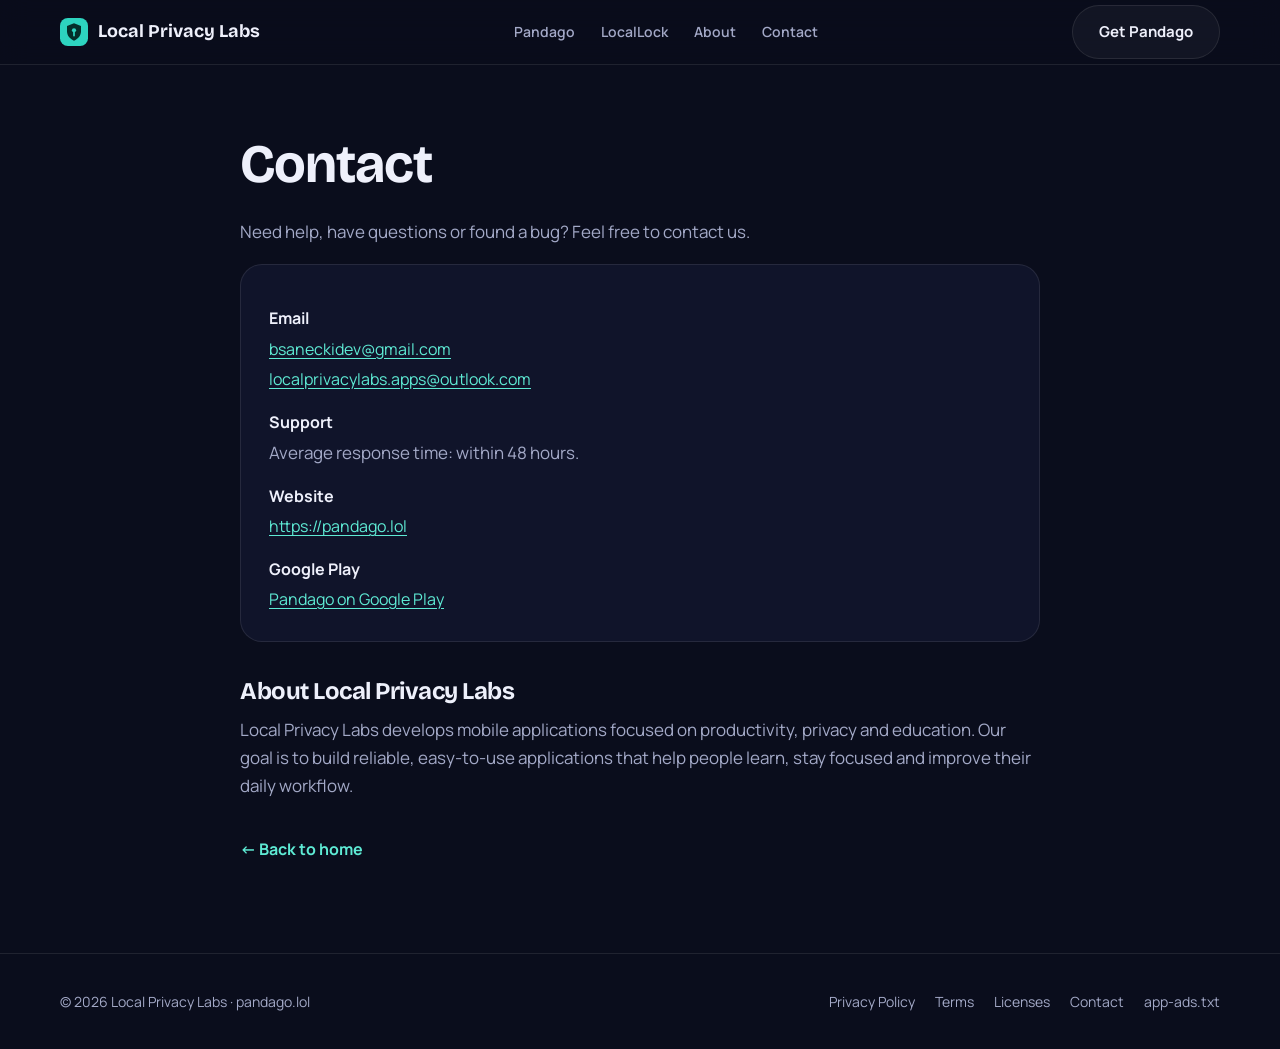
<file: contact.html>
<!DOCTYPE html>
<html lang="en">
<head>
<meta charset="UTF-8">
<meta name="viewport" content="width=device-width, initial-scale=1.0">
<title>Contact – Local Privacy Labs</title>
<meta name="description" content="Contact">
<meta name="theme-color" content="#0a0d1c">
<link rel="icon" href="ikonka_apki.png">
<link rel="preconnect" href="https://fonts.googleapis.com"><link rel="preconnect" href="https://fonts.gstatic.com" crossorigin>
<link href="https://fonts.googleapis.com/css2?family=Bricolage+Grotesque:wght@600;800&family=Manrope:wght@400;600;700&display=swap" rel="stylesheet">
<link rel="stylesheet" href="style.css">
</head>
<body>
<nav><div class="wrap"><a class="brand" href="index.html"><svg viewBox="0 0 32 32" fill="none"><rect width="32" height="32" rx="9" fill="#2dd4bf"/><path d="M16 6l8 3v6c0 5-3.4 8.6-8 11-4.6-2.4-8-6-8-11V9z" fill="#042f2a"/><circle cx="16" cy="14" r="2.4" fill="#2dd4bf"/><path d="M16 15v5" stroke="#2dd4bf" stroke-width="2" stroke-linecap="round"/></svg>Local Privacy Labs</a>
<div class="links"><a href="index.html#pandago">Pandago</a><a href="index.html#locallock">LocalLock</a><a href="index.html#about">About</a><a href="contact.html">Contact</a></div>
<a class="btn b-ghost" href="https://play.google.com/store/apps/details?id=com.pandago.app">Get Pandago</a></div></nav>
<main class="wrap doc"><h1>Contact</h1>
<p>Need help, have questions or found a bug? Feel free to contact us.</p>
<div class="box"><b>Email</b><a class="in" href="mailto:bsaneckidev@gmail.com">bsaneckidev@gmail.com</a><a class="in" href="mailto:localprivacylabs.apps@outlook.com">localprivacylabs.apps@outlook.com</a>
<b>Support</b><p>Average response time: within 48 hours.</p>
<b>Website</b><a class="in" href="https://pandago.lol">https://pandago.lol</a>
<b>Google Play</b><a class="in" href="https://play.google.com/store/apps/details?id=com.pandago.app">Pandago on Google Play</a></div>
<h2>About Local Privacy Labs</h2><p>Local Privacy Labs develops mobile applications focused on productivity, privacy and education. Our goal is to build reliable, easy-to-use applications that help people learn, stay focused and improve their daily workflow.</p><a class="back" href="index.html">← Back to home</a></main>
<footer><div class="wrap"><div>© 2026 Local Privacy Labs · pandago.lol</div>
<div class="fl"><a href="privacy-policy.html">Privacy Policy</a><a href="terms-of-service.html">Terms</a><a href="licenses.html">Licenses</a><a href="contact.html">Contact</a><a href="app-ads.txt">app-ads.txt</a></div></div></footer>
</body></html>
</file>
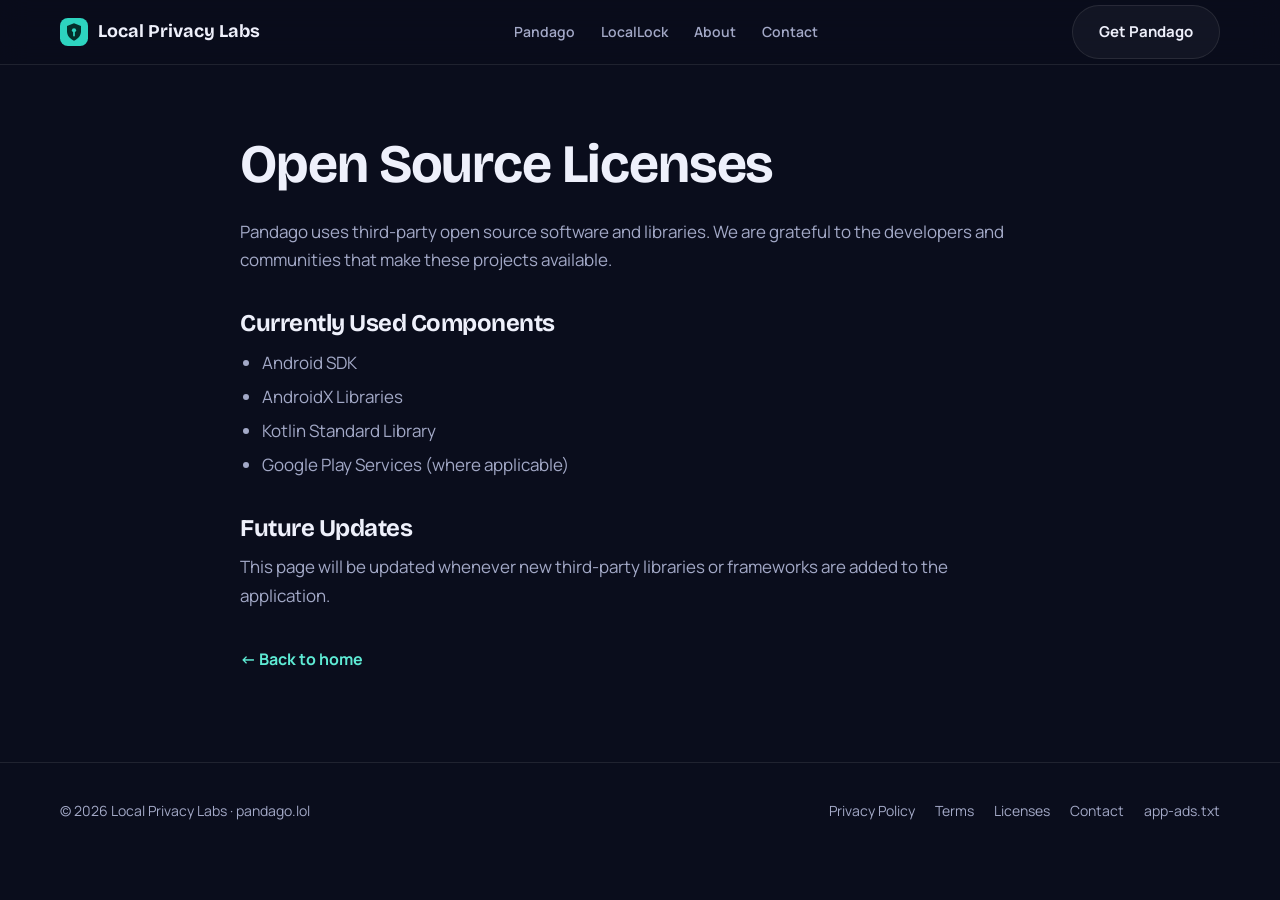
<file: licenses.html>
<!DOCTYPE html>
<html lang="en">
<head>
<meta charset="UTF-8">
<meta name="viewport" content="width=device-width, initial-scale=1.0">
<title>Open Source Licenses – Local Privacy Labs</title>
<meta name="description" content="Open Source Licenses">
<meta name="theme-color" content="#0a0d1c">
<link rel="icon" href="ikonka_apki.png">
<link rel="preconnect" href="https://fonts.googleapis.com"><link rel="preconnect" href="https://fonts.gstatic.com" crossorigin>
<link href="https://fonts.googleapis.com/css2?family=Bricolage+Grotesque:wght@600;800&family=Manrope:wght@400;600;700&display=swap" rel="stylesheet">
<link rel="stylesheet" href="style.css">
</head>
<body>
<nav><div class="wrap"><a class="brand" href="index.html"><svg viewBox="0 0 32 32" fill="none"><rect width="32" height="32" rx="9" fill="#2dd4bf"/><path d="M16 6l8 3v6c0 5-3.4 8.6-8 11-4.6-2.4-8-6-8-11V9z" fill="#042f2a"/><circle cx="16" cy="14" r="2.4" fill="#2dd4bf"/><path d="M16 15v5" stroke="#2dd4bf" stroke-width="2" stroke-linecap="round"/></svg>Local Privacy Labs</a>
<div class="links"><a href="index.html#pandago">Pandago</a><a href="index.html#locallock">LocalLock</a><a href="index.html#about">About</a><a href="contact.html">Contact</a></div>
<a class="btn b-ghost" href="https://play.google.com/store/apps/details?id=com.pandago.app">Get Pandago</a></div></nav>
<main class="wrap doc"><h1>Open Source Licenses</h1>
<p>Pandago uses third-party open source software and libraries. We are grateful to the developers and communities that make these projects available.</p>
<h2>Currently Used Components</h2><ul><li>Android SDK</li><li>AndroidX Libraries</li><li>Kotlin Standard Library</li><li>Google Play Services (where applicable)</li></ul>
<h2>Future Updates</h2><p>This page will be updated whenever new third-party libraries or frameworks are added to the application.</p><a class="back" href="index.html">← Back to home</a></main>
<footer><div class="wrap"><div>© 2026 Local Privacy Labs · pandago.lol</div>
<div class="fl"><a href="privacy-policy.html">Privacy Policy</a><a href="terms-of-service.html">Terms</a><a href="licenses.html">Licenses</a><a href="contact.html">Contact</a><a href="app-ads.txt">app-ads.txt</a></div></div></footer>
</body></html>
</file>
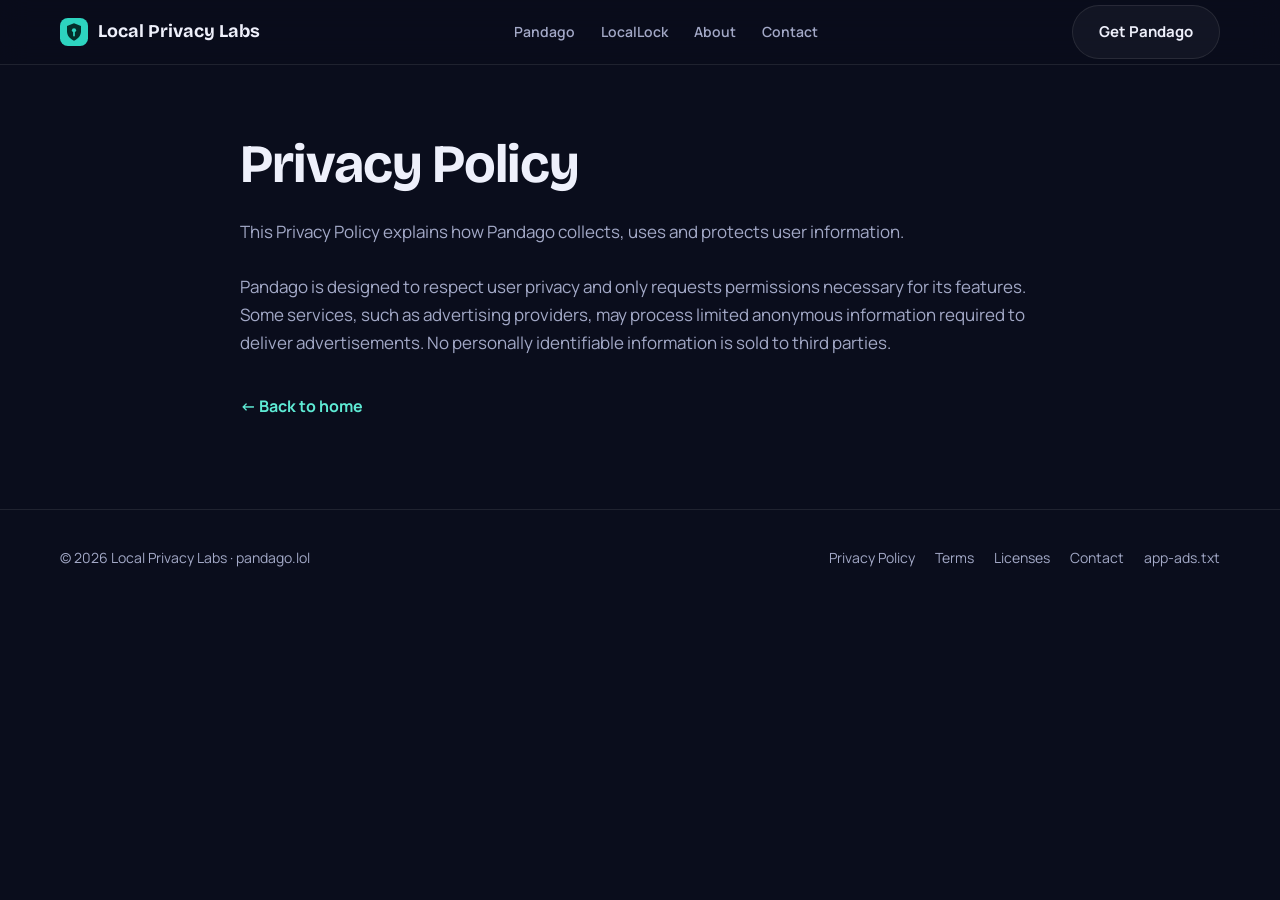
<file: privacy-policy.html>
<!DOCTYPE html>
<html lang="en">
<head>
<meta charset="UTF-8">
<meta name="viewport" content="width=device-width, initial-scale=1.0">
<title>Privacy Policy – Local Privacy Labs</title>
<meta name="description" content="Privacy Policy">
<meta name="theme-color" content="#0a0d1c">
<link rel="icon" href="ikonka_apki.png">
<link rel="preconnect" href="https://fonts.googleapis.com"><link rel="preconnect" href="https://fonts.gstatic.com" crossorigin>
<link href="https://fonts.googleapis.com/css2?family=Bricolage+Grotesque:wght@600;800&family=Manrope:wght@400;600;700&display=swap" rel="stylesheet">
<link rel="stylesheet" href="style.css">
</head>
<body>
<nav><div class="wrap"><a class="brand" href="index.html"><svg viewBox="0 0 32 32" fill="none"><rect width="32" height="32" rx="9" fill="#2dd4bf"/><path d="M16 6l8 3v6c0 5-3.4 8.6-8 11-4.6-2.4-8-6-8-11V9z" fill="#042f2a"/><circle cx="16" cy="14" r="2.4" fill="#2dd4bf"/><path d="M16 15v5" stroke="#2dd4bf" stroke-width="2" stroke-linecap="round"/></svg>Local Privacy Labs</a>
<div class="links"><a href="index.html#pandago">Pandago</a><a href="index.html#locallock">LocalLock</a><a href="index.html#about">About</a><a href="contact.html">Contact</a></div>
<a class="btn b-ghost" href="https://play.google.com/store/apps/details?id=com.pandago.app">Get Pandago</a></div></nav>
<main class="wrap doc"><h1>Privacy Policy</h1>
<p>This Privacy Policy explains how Pandago collects, uses and protects user information.</p><br>
<p>Pandago is designed to respect user privacy and only requests permissions necessary for its features. Some services, such as advertising providers, may process limited anonymous information required to deliver advertisements. No personally identifiable information is sold to third parties.</p><a class="back" href="index.html">← Back to home</a></main>
<footer><div class="wrap"><div>© 2026 Local Privacy Labs · pandago.lol</div>
<div class="fl"><a href="privacy-policy.html">Privacy Policy</a><a href="terms-of-service.html">Terms</a><a href="licenses.html">Licenses</a><a href="contact.html">Contact</a><a href="app-ads.txt">app-ads.txt</a></div></div></footer>
</body></html>
</file>
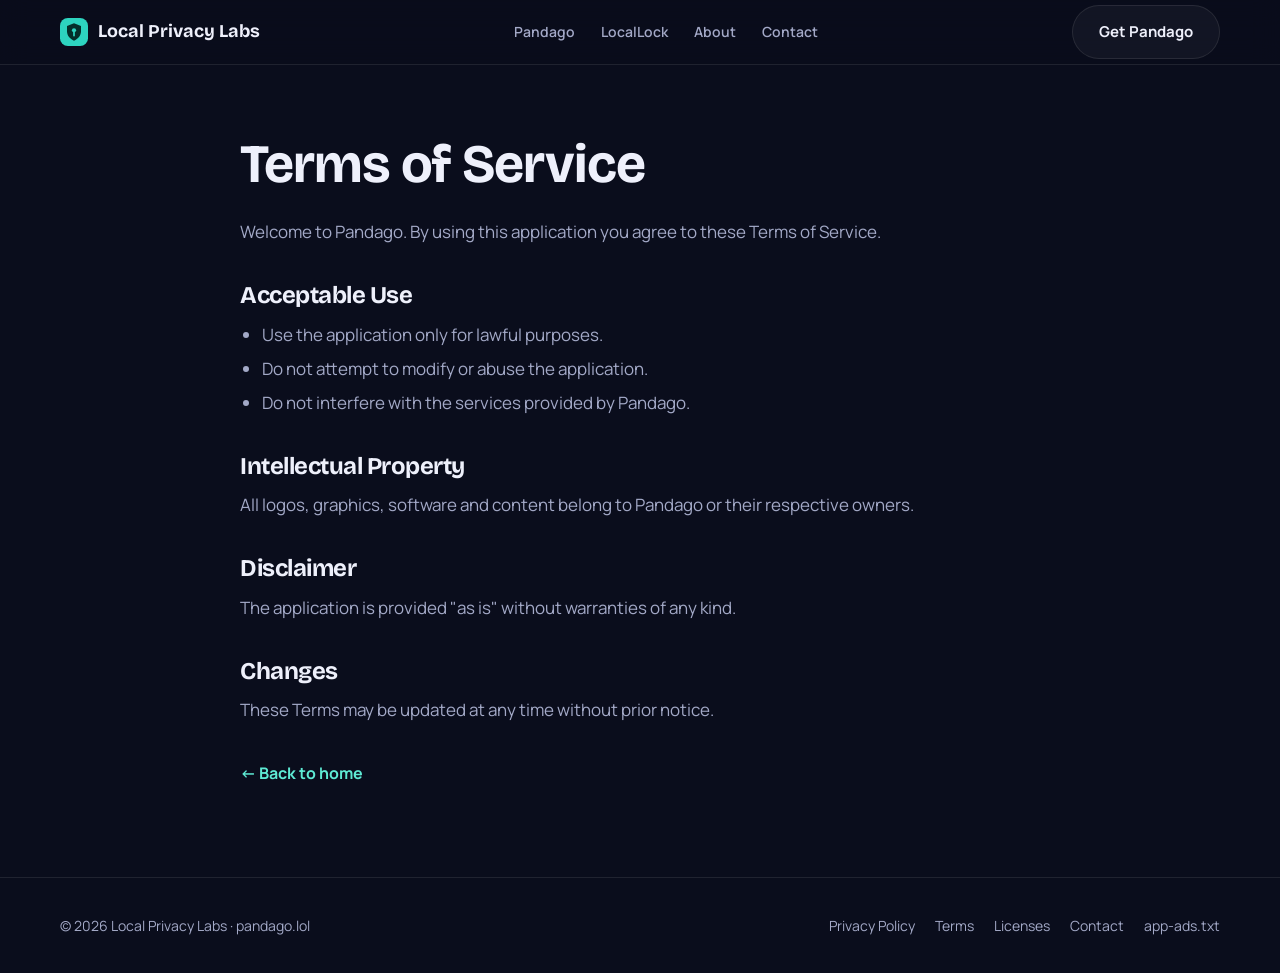
<file: terms-of-service.html>
<!DOCTYPE html>
<html lang="en">
<head>
<meta charset="UTF-8">
<meta name="viewport" content="width=device-width, initial-scale=1.0">
<title>Terms of Service – Local Privacy Labs</title>
<meta name="description" content="Terms of Service">
<meta name="theme-color" content="#0a0d1c">
<link rel="icon" href="ikonka_apki.png">
<link rel="preconnect" href="https://fonts.googleapis.com"><link rel="preconnect" href="https://fonts.gstatic.com" crossorigin>
<link href="https://fonts.googleapis.com/css2?family=Bricolage+Grotesque:wght@600;800&family=Manrope:wght@400;600;700&display=swap" rel="stylesheet">
<link rel="stylesheet" href="style.css">
</head>
<body>
<nav><div class="wrap"><a class="brand" href="index.html"><svg viewBox="0 0 32 32" fill="none"><rect width="32" height="32" rx="9" fill="#2dd4bf"/><path d="M16 6l8 3v6c0 5-3.4 8.6-8 11-4.6-2.4-8-6-8-11V9z" fill="#042f2a"/><circle cx="16" cy="14" r="2.4" fill="#2dd4bf"/><path d="M16 15v5" stroke="#2dd4bf" stroke-width="2" stroke-linecap="round"/></svg>Local Privacy Labs</a>
<div class="links"><a href="index.html#pandago">Pandago</a><a href="index.html#locallock">LocalLock</a><a href="index.html#about">About</a><a href="contact.html">Contact</a></div>
<a class="btn b-ghost" href="https://play.google.com/store/apps/details?id=com.pandago.app">Get Pandago</a></div></nav>
<main class="wrap doc"><h1>Terms of Service</h1>
<p>Welcome to Pandago. By using this application you agree to these Terms of Service.</p>
<h2>Acceptable Use</h2><ul><li>Use the application only for lawful purposes.</li><li>Do not attempt to modify or abuse the application.</li><li>Do not interfere with the services provided by Pandago.</li></ul>
<h2>Intellectual Property</h2><p>All logos, graphics, software and content belong to Pandago or their respective owners.</p>
<h2>Disclaimer</h2><p>The application is provided "as is" without warranties of any kind.</p>
<h2>Changes</h2><p>These Terms may be updated at any time without prior notice.</p><a class="back" href="index.html">← Back to home</a></main>
<footer><div class="wrap"><div>© 2026 Local Privacy Labs · pandago.lol</div>
<div class="fl"><a href="privacy-policy.html">Privacy Policy</a><a href="terms-of-service.html">Terms</a><a href="licenses.html">Licenses</a><a href="contact.html">Contact</a><a href="app-ads.txt">app-ads.txt</a></div></div></footer>
</body></html>
</file>
<file: style.css>
:root{--bg:#0a0d1c;--bg2:#10142a;--ink:#eef0fb;--mute:#a3a9c7;--line:rgba(255,255,255,.09);--pan:#8b7bff;--pan2:#4ade80;--gold:#fbbf24;--lock:#2dd4bf;--lock2:#5eead4;--r:22px}
*{margin:0;padding:0;box-sizing:border-box}
html{scroll-behavior:smooth;scroll-padding-top:80px}
body{font-family:'Manrope',system-ui,sans-serif;background:var(--bg);color:var(--ink);line-height:1.65;-webkit-font-smoothing:antialiased}
h1,h2,h3{font-family:'Bricolage Grotesque','Manrope',sans-serif;line-height:1.1;letter-spacing:-.02em}
a{color:inherit;text-decoration:none}img{max-width:100%;display:block}
:focus-visible{outline:2px solid var(--lock2);outline-offset:3px;border-radius:6px}
.wrap{width:92%;max-width:1160px;margin:auto}
nav{position:sticky;top:0;z-index:50;background:rgba(10,13,28,.82);backdrop-filter:blur(14px);border-bottom:1px solid var(--line)}
nav .wrap{display:flex;align-items:center;justify-content:space-between;height:64px}
.brand{display:flex;align-items:center;gap:10px;font-family:'Bricolage Grotesque';font-weight:700;font-size:18px}
.brand svg{width:28px;height:28px}
.links{display:flex;gap:26px;font-size:14px;color:var(--mute);font-weight:600}
.links a:hover{color:var(--ink)}
.btn{display:inline-flex;align-items:center;gap:8px;padding:14px 26px;border-radius:999px;font-weight:700;font-size:15px;transition:transform .2s,background .2s}
.btn:hover{transform:translateY(-2px)}
.b-pan{background:linear-gradient(135deg,#8b7bff,#c084fc);color:#fff}
.b-lock{background:var(--lock);color:#042f2a}
.b-ghost{border:1px solid var(--line);background:rgba(255,255,255,.04)}
.hero{padding:90px 0 70px;position:relative;overflow:hidden}
.hero:before{content:"";position:absolute;inset:-20% -10% auto;height:520px;background:radial-gradient(40% 60% at 25% 40%,rgba(139,123,255,.28),transparent),radial-gradient(35% 55% at 78% 30%,rgba(45,212,191,.2),transparent);pointer-events:none}
.hero .wrap{position:relative}
.hero h1{font-size:clamp(40px,7vw,86px);max-width:12ch}
.hero p.lead{font-size:clamp(17px,2vw,21px);color:var(--mute);max-width:560px;margin:24px 0 34px}
.split{display:grid;grid-template-columns:1fr 1fr;gap:20px;margin-top:56px}
.pick{border-radius:var(--r);padding:26px;border:1px solid var(--line);display:flex;gap:18px;align-items:center;transition:transform .25s,border-color .25s}
.pick:hover{transform:translateY(-4px)}
.pick.p{background:linear-gradient(135deg,rgba(139,123,255,.18),rgba(139,123,255,.04))}.pick.p:hover{border-color:var(--pan)}
.pick.l{background:linear-gradient(135deg,rgba(45,212,191,.16),rgba(45,212,191,.03))}.pick.l:hover{border-color:var(--lock)}
.pick img,.pick .lico{width:72px;height:72px;flex:none;border-radius:18px}
.pick b{font-family:'Bricolage Grotesque';font-size:22px;display:block}.pick span{color:var(--mute);font-size:14px}
.prod{padding:100px 0;position:relative}
.prod.pan{background:linear-gradient(180deg,var(--bg),#120f33 50%,var(--bg))}
.prod.lk{background:linear-gradient(180deg,var(--bg),#07191c 50%,var(--bg))}
.head{display:grid;grid-template-columns:1.05fr .95fr;gap:56px;align-items:center}
.tag{display:inline-block;padding:6px 14px;border-radius:999px;font-size:13px;font-weight:700;margin-bottom:18px}
.pan .tag{background:rgba(139,123,255,.16);color:#c4baff}.lk .tag{background:rgba(45,212,191,.14);color:var(--lock2)}
h2{font-size:clamp(32px,4.6vw,56px)}
.sub{color:var(--mute);font-size:18px;margin:20px 0 28px;max-width:540px}
.row{display:flex;gap:12px;flex-wrap:wrap}
.shots{position:relative;display:flex;justify-content:center}
.shots img{border-radius:28px;box-shadow:0 30px 80px rgba(139,123,255,.35)}
.bento{display:grid;grid-template-columns:repeat(6,1fr);gap:16px;margin-top:70px}
.cell{background:var(--bg2);border:1px solid var(--line);border-radius:var(--r);padding:28px}
.cell h3{font-size:22px;margin-bottom:10px}.cell p{color:var(--mute);font-size:15px}
.s2{grid-column:span 2}.s3{grid-column:span 3}.s4{grid-column:span 4}
.cell .big{font-family:'Bricolage Grotesque';font-size:44px;font-weight:800;line-height:1;margin-bottom:12px}
.big .arr{display:inline-block;transform:translateY(-.1em)}
.pts{background:linear-gradient(135deg,#2a1f6b,#1a1445);border-color:rgba(139,123,255,.4)}
.pts .big{color:var(--gold)}
.chips{display:flex;gap:8px;flex-wrap:wrap;margin-top:18px}
.chips i{font-style:normal;font-size:13px;font-weight:700;padding:7px 14px;border-radius:999px;background:rgba(251,191,36,.12);color:var(--gold)}
.flow{display:flex;gap:10px;align-items:center;flex-wrap:wrap;margin-top:18px;font-weight:700;font-size:14px}
.flow span{padding:8px 14px;border-radius:12px;background:rgba(255,255,255,.07)}.flow em{color:var(--mute);font-style:normal}
.phone{width:290px;margin:auto;border-radius:42px;padding:12px;background:#05070f;border:1px solid rgba(255,255,255,.14);box-shadow:0 30px 80px rgba(45,212,191,.22)}
.scr{border-radius:32px;background:linear-gradient(180deg,#0f2a2c,#08141a);padding:30px 22px 26px;text-align:center;min-height:470px}
.scr .sh{width:54px;margin:8px auto 14px}.scr h4{font-family:'Bricolage Grotesque';font-size:20px}.scr small{color:var(--mute)}
.dots{display:flex;gap:12px;justify-content:center;margin:20px 0}.dots b{width:13px;height:13px;border-radius:50%;border:2px solid var(--lock2)}.dots b.f{background:var(--lock2)}
.pad{display:grid;grid-template-columns:repeat(3,1fr);gap:10px;max-width:210px;margin:auto}
.pad b{aspect-ratio:1.3;border-radius:14px;background:rgba(255,255,255,.07);display:grid;place-items:center;font-weight:700}
.alert{margin-top:22px;padding:12px;border-radius:14px;background:rgba(251,113,133,.14);color:#fda4af;font-size:13px;font-weight:700}
.methods{display:grid;grid-template-columns:repeat(4,1fr);gap:16px;margin-top:70px}
.m{border-radius:var(--r);border:1px solid var(--line);padding:24px;background:var(--bg2)}
.m svg{width:34px;height:34px;stroke:var(--lock2);fill:none;stroke-width:1.8;margin-bottom:14px}
.m h3{font-size:19px;margin-bottom:6px}.m p{font-size:14px;color:var(--mute)}
.lk .cell{background:#0b1a1d}
.lk .intr{background:linear-gradient(135deg,#0f3a3a,#0b1a1d);border-color:rgba(45,212,191,.35)}
.about{padding:90px 0}.about .grid{display:grid;grid-template-columns:1fr 1fr;gap:56px}
.about p{color:var(--mute);margin-top:18px;font-size:17px}
.facts{display:grid;gap:14px}.fact{padding:20px 24px;border-radius:var(--r);border:1px solid var(--line);background:var(--bg2)}.fact b{display:block;font-family:'Bricolage Grotesque';font-size:19px}.fact span{color:var(--mute);font-size:15px}
.res{padding:70px 0 90px}.res .g{display:grid;grid-template-columns:repeat(5,1fr);gap:14px;margin-top:30px}
.res a{padding:22px;border-radius:18px;border:1px solid var(--line);background:var(--bg2);transition:border-color .2s}.res a:hover{border-color:var(--lock2)}
.res b{display:block}.res span{font-size:13px;color:var(--mute)}
footer{border-top:1px solid var(--line);padding:36px 0;color:var(--mute);font-size:14px}
footer .wrap{display:flex;justify-content:space-between;gap:16px;flex-wrap:wrap}
footer .fl{display:flex;gap:20px;flex-wrap:wrap}footer a:hover{color:var(--ink)}
.doc{padding:70px 0 90px;max-width:800px}
.doc h1{font-size:clamp(34px,5vw,54px);margin-bottom:24px}
.doc h2{font-size:24px;margin:36px 0 12px}
.doc p,.doc li{color:var(--mute);font-size:17px}.doc ul{padding-left:22px;display:grid;gap:6px}
.doc a.in{color:var(--lock2);text-decoration:underline;text-underline-offset:3px}
.doc .box{background:var(--bg2);border:1px solid var(--line);border-radius:var(--r);padding:28px;margin-top:18px;display:grid;gap:4px}
.doc .box b{margin-top:12px;color:var(--ink)}
.back{display:inline-block;margin-top:36px;font-weight:700;color:var(--lock2)}
@media(prefers-reduced-motion:no-preference){.hero h1,.hero .lead,.hero .split{animation:up .8s both}.hero .lead{animation-delay:.12s}.hero .split{animation-delay:.24s}@keyframes up{from{opacity:0;transform:translateY(18px)}}}
@media(max-width:900px){.links{display:none}.split,.head,.about .grid{grid-template-columns:1fr}.bento{grid-template-columns:1fr 1fr}.s2,.s3,.s4{grid-column:span 2}.methods{grid-template-columns:1fr 1fr}.res .g{grid-template-columns:1fr 1fr}.hero{padding-top:56px}.prod{padding:70px 0}}
@media(max-width:520px){.methods,.res .g{grid-template-columns:1fr}}
</file>
